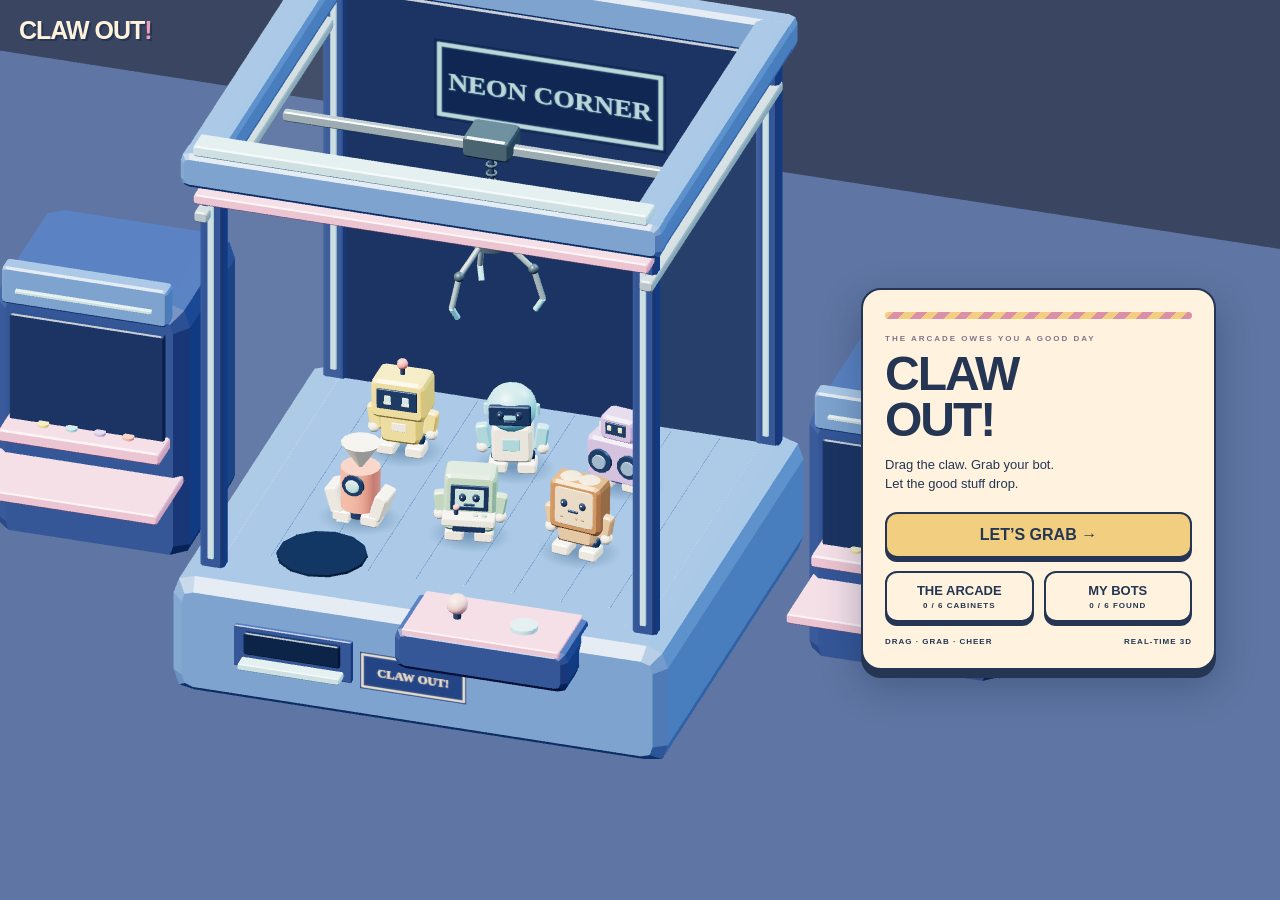
<file: index-source.html>
<!doctype html><html lang="en"><head><meta charset="utf-8"><meta name="viewport" content="width=device-width,initial-scale=1,maximum-scale=1,viewport-fit=cover"><meta name="theme-color" content="#243653"><title>CLAW OUT! · One good grab</title><link rel="icon" href="icon.svg"><link rel="stylesheet" href="style.css"></head><body><main id="game"><canvas id="world" aria-label="3D arcade crane and six robot prizes"></canvas><div id="hits" aria-label="Aim at a prize"></div><header><b>CLAW OUT<span>!</span></b><button id="pause" aria-label="Pause">Ⅱ</button></header><section id="hud"><small id="place"></small><h2 id="name"></h2><div id="orders"></div></section><div id="pop" role="status"></div><section id="dock"><div id="status">DRAG TO AIM · TAP GRAB</div><div class="control-row"><div id="pad" role="group" aria-label="Move the claw"><button data-dx="0" data-dz="-0.45" aria-label="Move back">▲</button><button data-dx="-0.45" data-dz="0" aria-label="Move left">◀</button><span>AIM</span><button data-dx="0.45" data-dz="0" aria-label="Move right">▶</button><button data-dx="0" data-dz="0.45" aria-label="Move forward">▼</button></div><button id="grab"><span>↓</span><strong>GRAB!</strong><small id="phase">GO GET IT</small></button></div><div class="small-row"><button id="find">◎ FIND IT<small>OPTIONAL GUIDE · 2 STAR CAP</small></button><p id="counter">0 GRABS · 0 MISSES</p></div></section><div id="panel"></div><section id="error" hidden><h1>The arcade needs a restart.</h1><p>WebGL is unavailable. Try a current browser.</p><button onclick="location.reload()">TRY AGAIN</button></section></main><script src="vendor/three.min.js"></script><script type="module" src="app.mjs"></script></body></html>
</file>
<file: style.css>
:root{font-family:'Trebuchet MS',Arial,sans-serif;color:#fff2db;background:#3a4561;--ink:#243653;--paper:#fff3df;--gold:#f2cf80;--top:env(safe-area-inset-top,0px);--bottom:env(safe-area-inset-bottom,0px)}*{box-sizing:border-box}html,body{width:100%;height:100%;margin:0;overflow:hidden;overscroll-behavior:none}body{touch-action:none}#game{position:fixed;left:0;top:0;width:var(--gw,100vw);height:var(--gh,100dvh);overflow:hidden}#world{position:absolute;inset:0;width:100%;height:100%;touch-action:none}button{font:900 13px 'Trebuchet MS',Arial,sans-serif;min-height:46px;padding:10px 13px;border:2px solid var(--ink);border-radius:12px;background:var(--paper);color:var(--ink);box-shadow:0 4px var(--ink);cursor:pointer;touch-action:manipulation;-webkit-tap-highlight-color:transparent}button:active{transform:translateY(3px);box-shadow:0 1px var(--ink)}button:disabled{opacity:.46;cursor:default;box-shadow:none}button:focus-visible{outline:3px solid #8be1e5;outline-offset:2px}button small{display:block;font-size:8px;letter-spacing:1px;margin-top:3px}.primary{width:100%;background:var(--gold);font-size:16px}h1,h2,p{margin:0}header{position:absolute;z-index:4;left:19px;right:19px;top:calc(var(--top) + 16px);display:flex;align-items:center;justify-content:space-between;pointer-events:none}header b{font-size:25px;letter-spacing:-1px;text-shadow:2px 2px var(--ink)}header b span{color:#ed9fb9}#pause{pointer-events:auto;width:46px;padding:7px;border-radius:50%;font-size:20px}#hud{position:absolute;top:calc(var(--top) + 81px);left:20px;pointer-events:none;z-index:3;text-shadow:1px 1px var(--ink)}#hud small{font-size:7px;font-weight:900;letter-spacing:2px}#hud h2{font-size:18px;letter-spacing:-.5px;margin:5px 0 9px}#orders{display:flex;gap:7px}.order{display:flex;align-items:center;gap:5px;border:2px solid #41516e;padding:5px 7px;border-radius:9px;background:#243653e0;opacity:.55}.order b{font-size:8px;letter-spacing:.5px}.order.current{opacity:1;border-color:#f2cf80;box-shadow:0 0 0 2px #243653}.order.done{opacity:1;background:#81b6a3;color:#203b4b;border-color:#d1ebd9;text-shadow:none}.order svg{width:26px;height:26px}#dock{position:absolute;left:16px;right:16px;bottom:calc(var(--bottom) + 15px);z-index:4;pointer-events:none}#dock button{pointer-events:auto}#status{font-size:10px;font-weight:900;text-align:center;letter-spacing:1px;margin:0 auto 10px;background:#243653e0;border:1px solid #a4bdd166;padding:7px 9px;border-radius:20px;max-width:340px;min-height:28px}.control-row{display:flex;gap:12px;max-width:340px;margin:auto;align-items:stretch}#pad{display:grid;grid-template-columns:46px 46px 46px;grid-template-rows:44px 44px;gap:3px;pointer-events:auto}#pad button{padding:4px;min-height:44px;border-radius:9px;font-size:16px}#pad button:nth-child(1){grid-column:2;grid-row:1}#pad button:nth-child(2){grid-column:1;grid-row:2}#pad span{grid-column:2;grid-row:2;display:grid;place-items:center;font-size:8px;font-weight:900;letter-spacing:1px;pointer-events:none}#pad button:nth-child(4){grid-column:3;grid-row:2}#pad button:nth-child(5){grid-column:2;grid-row:3}#pad{grid-template-rows:40px 40px 40px}#pad button{min-height:40px}#grab{flex:1;min-height:126px;background:var(--gold);display:flex;flex-direction:column;align-items:center;justify-content:center;padding:5px}#grab span{font-size:30px;line-height:1}#grab strong{font-size:25px;letter-spacing:-.6px}#grab small{font-size:7px;letter-spacing:1px;margin-top:6px}.small-row{display:flex;align-items:center;gap:10px;max-width:340px;margin:11px auto 0}#find{padding:6px 9px;min-height:46px;font-size:10px;background:#c3d9df;flex:1}#find small{font-size:6px;letter-spacing:.2px}#counter{font-size:8px;font-weight:900;text-shadow:1px 1px var(--ink);text-align:right;flex:1}#hits{position:absolute;inset:0;pointer-events:none;z-index:2}.prize-hit{position:absolute;width:44px;height:44px;min-height:44px;padding:0;transform:translate(-50%,-50%);clip-path:circle(50%);border:0;box-shadow:none;background:transparent;pointer-events:auto;touch-action:none}.prize-hit:active{transform:translate(-50%,-50%);box-shadow:none;background:#f1d99566}#pop{position:absolute;z-index:6;left:50%;top:46%;transform:translate(-50%,-50%) rotate(-6deg);font-size:25px;letter-spacing:-1px;font-weight:900;white-space:nowrap;text-shadow:2px 3px var(--ink),-1px -1px var(--ink);color:#fff0cb;pointer-events:none;opacity:0;transition:opacity .12s}#pop.on{opacity:1}#panel{position:absolute;inset:0;display:flex;align-items:flex-end;justify-content:center;padding:80px 18px calc(var(--bottom) + 22px);pointer-events:none;z-index:8}#panel:empty{display:none}#panel.veil{background:#16294555;align-items:center}.sheet{background:var(--paper);color:var(--ink);padding:22px;border:2px solid var(--ink);border-radius:20px;box-shadow:0 8px var(--ink),0 15px 40px #10264255;width:min(100%,420px);max-height:100%;overflow:auto;pointer-events:auto;touch-action:pan-y;overscroll-behavior:contain}.sheet:before{content:'';display:block;height:7px;border-radius:6px;background:repeating-linear-gradient(-45deg,#db8fa8 0 8px,#f2cf80 8px 16px);margin-bottom:15px}.eyebrow{display:block;font-size:8px;font-weight:900;letter-spacing:2px;margin-bottom:8px;color:#85728a}.sheet h1{font-size:48px;line-height:.95;letter-spacing:-2px}.sheet h2{font-size:27px;line-height:1.06;letter-spacing:-1px}.lead{font-size:13px;line-height:1.5;margin:12px 0 18px}.row{display:flex;gap:10px;margin-top:13px}.row>*{flex:1}.back{width:100%;margin-top:15px}.meta{display:flex;justify-content:space-between;font-weight:900;font-size:8px;letter-spacing:1px;margin-top:15px}.fine{font-size:10px;line-height:1.5;margin-top:12px;color:#607188}.options,.paints{display:flex;gap:10px;margin-top:13px}.options button,.paints button{flex:1}.selected{background:#c2d8dc}.stars{font-size:40px;letter-spacing:7px;color:#c69346;text-shadow:1px 2px var(--ink);margin:10px 0}.stats{display:flex;gap:8px;margin:12px 0}.stats>div{flex:1;text-align:center;border:1px solid #bbb5a1;border-radius:9px;padding:10px 6px}.stats b{display:block;font-size:23px}.stats small{font-size:8px;letter-spacing:1px;font-weight:900}.tip{font-size:11px;line-height:1.5;background:#dfe7d2;border-radius:9px;padding:10px;margin-bottom:14px}.routes{display:grid;grid-template-columns:1fr 1fr;gap:10px;margin-top:15px}.routes button{text-align:left;min-height:69px;padding:9px}.routes b{font-size:12px;display:block}.routes span{display:block;color:#ab7a3f;margin-top:6px}.collection{display:grid;grid-template-columns:repeat(3,1fr);gap:8px;margin-top:15px}.collection div{padding:8px 5px;border:1px solid #bbb5a1;border-radius:10px;text-align:center;font-size:8px;font-weight:900;opacity:.35}.collection div.owned{opacity:1;background:#e4dfcf}.collection svg{display:block;margin:auto auto 5px;width:34px;height:34px}#social{font-size:10px;line-height:1.5;margin-top:12px}#error{position:absolute;inset:0;background:var(--paper);color:var(--ink);padding:20vh 20px;z-index:100;text-align:center}#error p{margin:20px 0}[hidden]{display:none!important}
@media(min-width:700px) and (min-height:550px){#panel{justify-content:flex-end;align-items:center;padding-right:5vw}.cover{max-width:355px}#dock{left:auto;right:25px;width:340px}}
@media(max-height:650px) and (orientation:portrait){header{top:9px;left:13px;right:13px}header b{font-size:22px}#hud{top:65px;left:15px}#hud h2{font-size:15px;margin-bottom:6px}.order{padding:3px 5px;gap:3px}.order svg{width:21px;height:21px}.order b{font-size:6px}#dock{left:12px;right:12px;bottom:calc(var(--bottom) + 9px)}#status{font-size:9px;margin-bottom:6px;min-height:24px;padding:5px 9px}#pad{grid-template-rows:33px 33px 33px;grid-template-columns:44px 44px 44px}#pad button{min-height:33px}#grab{min-height:105px}#grab strong{font-size:22px}#grab span{font-size:23px}#grab small{font-size:6px}.small-row{margin-top:8px}#find{min-height:44px}.sheet{padding:16px}.sheet h1{font-size:39px}.sheet h2{font-size:23px}.lead{font-size:12px;margin:9px 0 14px}.stars{font-size:31px;margin:7px 0}.stats>div{padding:7px}.stats b{font-size:19px}}
@media(orientation:landscape) and (max-height:550px){header{top:8px;left:13px;right:13px}header b{font-size:20px}#hud{top:55px;left:14px}#hud h2{font-size:14px;margin:3px 0 6px}#orders{gap:4px}.order{padding:3px;gap:3px}.order svg{width:20px;height:20px}.order b{font-size:6px}#dock{left:auto;right:13px;bottom:10px;width:245px}.control-row{gap:8px}#pad{grid-template-columns:35px 35px 35px;grid-template-rows:28px 28px 28px;gap:2px}#pad button{min-height:28px;padding:3px;font-size:12px}#grab{min-height:88px}#grab strong{font-size:21px}#grab span{font-size:21px}#grab small{font-size:6px}#status{font-size:8px;padding:5px;min-height:24px;margin-bottom:6px}.small-row{margin-top:8px}#find{font-size:8px;padding:5px;min-height:44px}#find small{font-size:5px}#counter{font-size:6px}#panel{padding:12px 70px 12px 12px;align-items:center;justify-content:flex-end}.sheet{padding:13px;max-width:370px}.sheet:before{margin-bottom:8px}.sheet h1{font-size:32px}.sheet h2{font-size:22px}.lead{font-size:11px;margin:7px 0 12px}.meta{margin-top:10px}.routes{grid-template-columns:repeat(3,1fr);gap:7px;margin-top:9px}.routes button{min-height:59px;padding:6px}.routes b{font-size:10px}.back{margin-top:9px}.result{display:grid;grid-template-columns:1fr 1fr;column-gap:12px;max-width:410px;width:410px}.result:before,.result .tip,.result>.primary,.result>.row{grid-column:1/-1}.result .stats{grid-column:2;grid-row:2/5;flex-direction:column;margin:0;gap:3px}.result .stats>div{display:flex;justify-content:space-between;align-items:center;padding:4px 7px}.result .stats b{font-size:17px}.result .stats small{font-size:7px}.result .stars{font-size:26px;margin:5px 0}.result .tip{font-size:10px;padding:6px;margin:5px 0 9px}.result .row{margin-top:8px}.pause-sheet{padding:10px}.pause-sheet .lead{display:none}.pause-sheet .eyebrow{margin-bottom:5px}.pause-sheet h2{font-size:20px;margin-bottom:7px}.pause-sheet .options,.pause-sheet .row,.pause-sheet .back{margin-top:8px}}

#pad{grid-template-columns:44px 44px;grid-template-rows:44px 44px;gap:5px}#pad span{display:none}#pad button{min-height:44px}#pad button:nth-child(1){grid-column:1;grid-row:1}#pad button:nth-child(2){grid-column:1;grid-row:2}#pad button:nth-child(4){grid-column:2;grid-row:2}#pad button:nth-child(5){grid-column:2;grid-row:1}#grab{min-height:93px}
</file>
